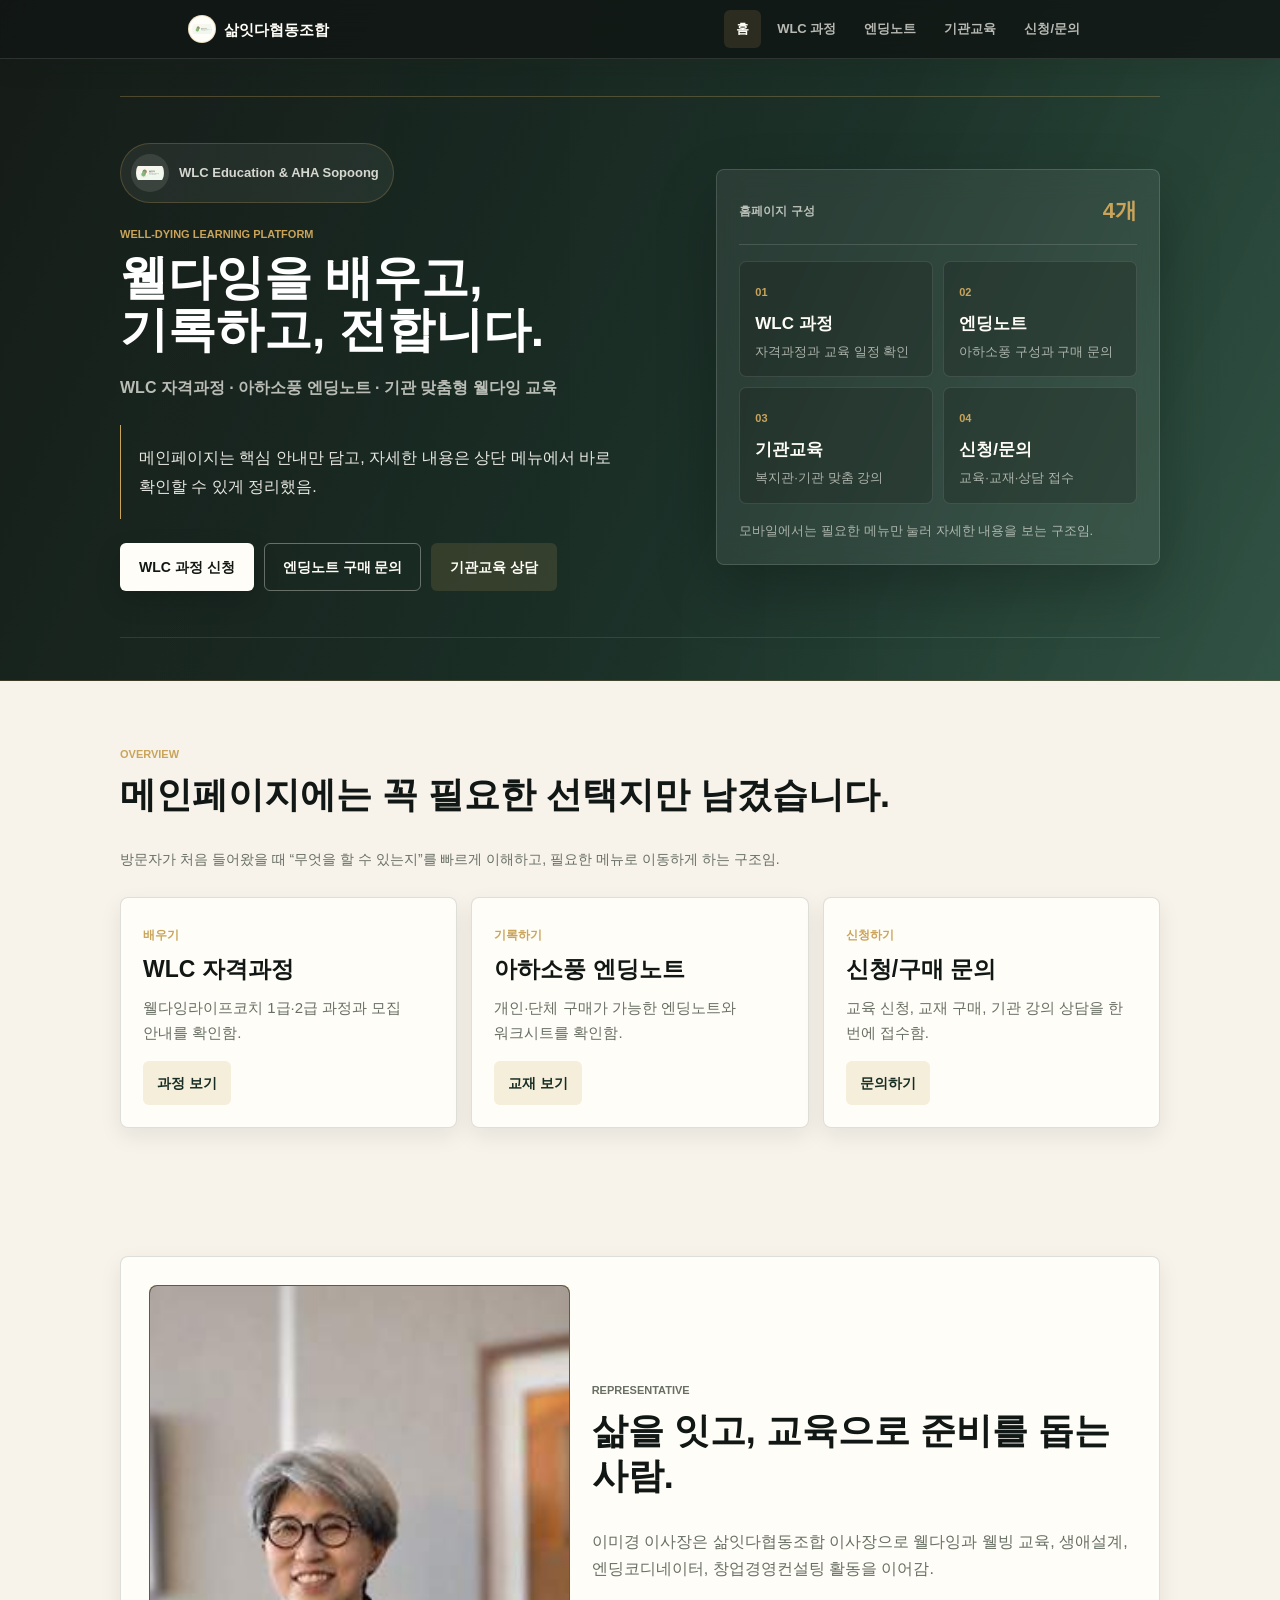
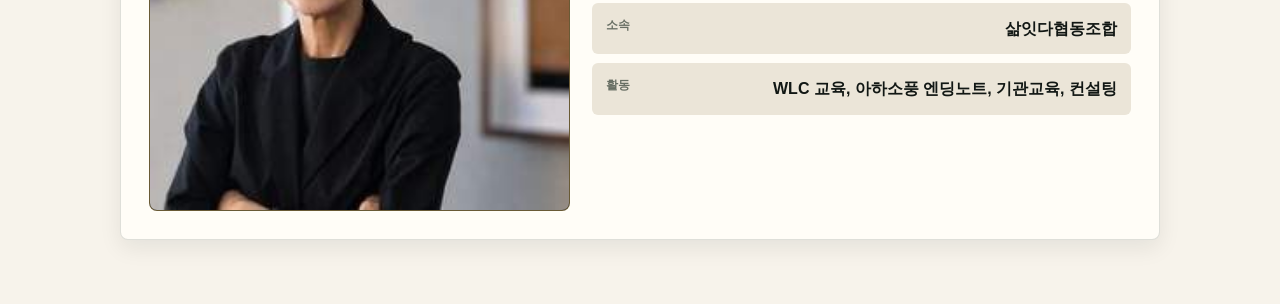
<file: index.html>
<!doctype html>
<html lang="ko">
  <head>
    <meta charset="utf-8">
    <meta name="viewport" content="width=device-width, initial-scale=1">
    <title>삶잇다협동조합 | WLC·아하소풍 공식 안내</title>
    <meta name="description" content="삶잇다협동조합의 WLC 자격과정, 아하소풍 엔딩노트, 기관 맞춤형 웰다잉 교육을 한눈에 안내합니다.">
    <meta name="keywords" content="삶잇다협동조합, WLC, 웰다잉라이프코치, 아하소풍, 엔딩노트, 웰다잉 교육">
    <meta name="robots" content="index, follow">
    <link rel="canonical" href="https://withmikyung2.github.io/">

    <meta property="og:title" content="삶잇다협동조합 | WLC·아하소풍 공식 안내">
    <meta property="og:description" content="웰다잉을 배우고, 기록하고, 전하는 삶잇다협동조합 공식 홈페이지입니다.">
    <meta property="og:type" content="website">
    <meta property="og:url" content="https://withmikyung2.github.io/">
    <meta property="og:image" content="https://withmikyung2.github.io/assets/profile-photo.jpg">

    <link rel="icon" href="assets/favicon.svg" type="image/svg+xml">
    <link rel="apple-touch-icon" href="assets/salmitda-logo.svg">
    <meta name="theme-color" content="#172d24">
    <link rel="stylesheet" href="style.css">
  </head>
  <body>
    <a class="skip-link" href="#main">본문 바로가기</a>
    <header class="site-header">
      <nav class="nav-shell" aria-label="주요 메뉴">
        <a class="brand" href="index.html">
          <img src="assets/salmitda-logo.svg" alt="" aria-hidden="true">
          <span>삶잇다협동조합</span>
        </a>
        <button class="menu-button" type="button" aria-expanded="false" aria-controls="site-menu" aria-label="메뉴 열기">
          <span></span><span></span><span></span>
        </button>
        <ul class="site-menu" id="site-menu">
          <li><a class="active" href="index.html">홈</a></li>
          <li><a href="wlc.html">WLC 과정</a></li>
          <li><a href="notebook.html">엔딩노트</a></li>
          <li><a href="education.html">기관교육</a></li>
          <li><a href="contact.html">신청/문의</a></li>
        </ul>
      </nav>
    </header>

    <main id="main">
      <section class="hero compact-hero" id="home">
        <div class="hero-inner">
          <div class="hero-copy">
            <div class="brand-lockup">
              <img src="assets/salmitda-logo.svg" alt="삶잇다협동조합">
              <span>WLC Education & AHA Sopoong</span>
            </div>
            <p class="eyebrow">Well-Dying Learning Platform</p>
            <h1>웰다잉을 배우고,<br>기록하고, 전합니다.</h1>
            <p class="hero-title">WLC 자격과정 · 아하소풍 엔딩노트 · 기관 맞춤형 웰다잉 교육</p>
            <p class="hero-message">메인페이지는 핵심 안내만 담고, 자세한 내용은 상단 메뉴에서 바로 확인할 수 있게 정리했음.</p>
            <div class="button-row">
              <a class="btn btn-primary" href="contact.html?category=WLC%20%EC%9E%90%EA%B2%A9%EA%B3%BC%EC%A0%95%20%EC%8B%A0%EC%B2%AD">WLC 과정 신청</a>
              <a class="btn btn-outline" href="contact.html?category=%EC%95%84%ED%95%98%EC%86%8C%ED%92%8D%20%EC%97%94%EB%94%A9%EB%85%B8%ED%8A%B8%20%EA%B5%AC%EB%A7%A4">엔딩노트 구매 문의</a>
              <a class="btn btn-soft" href="contact.html?category=%EA%B8%B0%EA%B4%80%20%EB%A7%9E%EC%B6%A4%ED%98%95%20%EA%B5%90%EC%9C%A1%20%EC%83%81%EB%8B%B4">기관교육 상담</a>
            </div>
          </div>

          <aside class="hero-panel" aria-label="홈페이지 이용 안내">
            <div class="panel-header">
              <span>홈페이지 구성</span>
              <strong>4개</strong>
            </div>
            <div class="panel-grid">
              <a href="wlc.html"><span>01</span><b>WLC 과정</b><p>자격과정과 교육 일정 확인</p></a>
              <a href="notebook.html"><span>02</span><b>엔딩노트</b><p>아하소풍 구성과 구매 문의</p></a>
              <a href="education.html"><span>03</span><b>기관교육</b><p>복지관·기관 맞춤 강의</p></a>
              <a href="contact.html"><span>04</span><b>신청/문의</b><p>교육·교재·상담 접수</p></a>
            </div>
            <p class="panel-note">모바일에서는 필요한 메뉴만 눌러 자세한 내용을 보는 구조임.</p>
          </aside>
        </div>
      </section>

      <section class="section home-summary">
        <div class="section-inner">
          <p class="section-label">Overview</p>
          <h2>메인페이지에는 꼭 필요한 선택지만 남겼습니다.</h2>
          <p class="section-guide">방문자가 처음 들어왔을 때 “무엇을 할 수 있는지”를 빠르게 이해하고, 필요한 메뉴로 이동하게 하는 구조임.</p>
          <div class="trust-grid">
            <article>
              <span>배우기</span>
              <h3>WLC 자격과정</h3>
              <p>웰다잉라이프코치 1급·2급 과정과 모집 안내를 확인함.</p>
              <a class="text-link" href="wlc.html">과정 보기</a>
            </article>
            <article>
              <span>기록하기</span>
              <h3>아하소풍 엔딩노트</h3>
              <p>개인·단체 구매가 가능한 엔딩노트와 워크시트를 확인함.</p>
              <a class="text-link" href="notebook.html">교재 보기</a>
            </article>
            <article>
              <span>신청하기</span>
              <h3>신청/구매 문의</h3>
              <p>교육 신청, 교재 구매, 기관 강의 상담을 한 번에 접수함.</p>
              <a class="text-link" href="contact.html">문의하기</a>
            </article>
          </div>
        </div>
      </section>

      <section class="section profile-section">
        <div class="section-inner">
          <article class="profile-card">
            <div class="profile-media">
              <img src="assets/profile-photo.jpg" alt="이미경 삶잇다협동조합 이사장 프로필 사진">
            </div>
            <div class="profile-copy">
              <p class="section-label">Representative</p>
              <h2>삶을 잇고, 교육으로 준비를 돕는 사람.</h2>
              <p>이미경 이사장은 삶잇다협동조합 이사장으로 웰다잉과 웰빙 교육, 생애설계, 엔딩코디네이터, 창업경영컨설팅 활동을 이어감.</p>
              <dl class="meta-list">
                <div><dt>소속</dt><dd>삶잇다협동조합</dd></div>
                <div><dt>활동</dt><dd>WLC 교육, 아하소풍 엔딩노트, 기관교육, 컨설팅</dd></div>
              </dl>
            </div>
          </article>
        </div>
      </section>
    </main>

    <a class="mobile-consult-button" href="contact.html">신청/구매 문의</a>
    <script src="script.js"></script>
  </body>
</html>
</file>
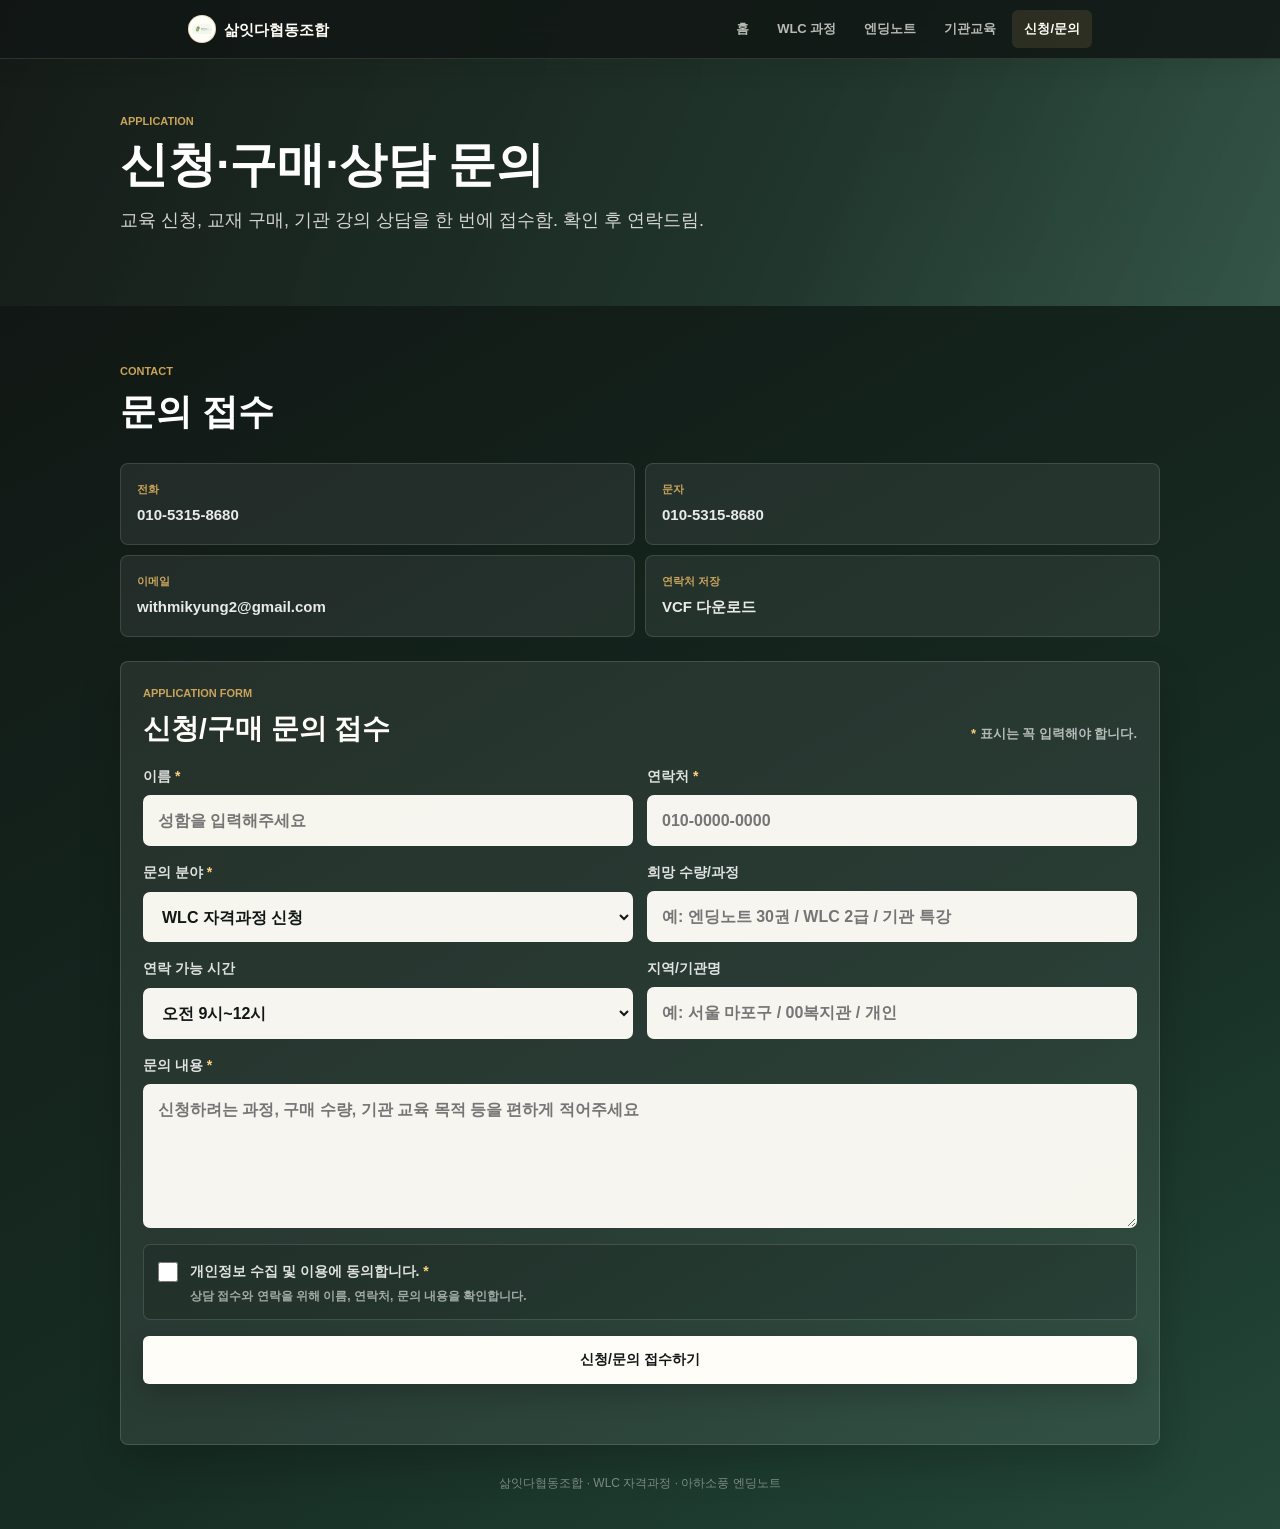
<file: contact.html>
<!doctype html>
<html lang="ko">
  <head>
    <meta charset="utf-8">
    <meta name="viewport" content="width=device-width, initial-scale=1">
    <title>신청·구매 문의 | 삶잇다협동조합</title>
    <meta name="description" content="WLC 과정 신청, 아하소풍 엔딩노트 구매, 기관교육 상담을 접수합니다.">
    <link rel="icon" href="assets/favicon.svg" type="image/svg+xml">
    <link rel="stylesheet" href="style.css">
  </head>
  <body>
    <a class="skip-link" href="#main">본문 바로가기</a>
    <header class="site-header">
      <nav class="nav-shell" aria-label="주요 메뉴">
        <a class="brand" href="index.html"><img src="assets/salmitda-logo.svg" alt="" aria-hidden="true"><span>삶잇다협동조합</span></a>
        <button class="menu-button" type="button" aria-expanded="false" aria-controls="site-menu" aria-label="메뉴 열기"><span></span><span></span><span></span></button>
        <ul class="site-menu" id="site-menu">
          <li><a href="index.html">홈</a></li>
          <li><a href="wlc.html">WLC 과정</a></li>
          <li><a href="notebook.html">엔딩노트</a></li>
          <li><a href="education.html">기관교육</a></li>
          <li><a class="active" href="contact.html">신청/문의</a></li>
        </ul>
      </nav>
    </header>
    <main id="main">
      <section class="page-hero">
        <div class="section-inner">
          <p class="section-label">Application</p>
          <h1>신청·구매·상담 문의</h1>
          <p>교육 신청, 교재 구매, 기관 강의 상담을 한 번에 접수함. 확인 후 연락드림.</p>
        </div>
      </section>

      <section class="contact-section" id="contact">
        <div class="section-inner">
          <p class="section-label">Contact</p>
          <h2>문의 접수</h2>
          <div class="contact-grid">
            <a href="tel:+821053158680"><span>전화</span><strong>010-5315-8680</strong></a>
            <a href="sms:+821053158680"><span>문자</span><strong>010-5315-8680</strong></a>
            <a href="mailto:withmikyung2@gmail.com?subject=%EC%82%B6%EC%9E%87%EB%8B%A4%20WLC%20%EB%B0%8F%20%EC%95%84%ED%95%98%EC%86%8C%ED%92%8D%20%EB%AC%B8%EC%9D%98"><span>이메일</span><strong>withmikyung2@gmail.com</strong></a>
            <a href="contact.vcf" download><span>연락처 저장</span><strong>VCF 다운로드</strong></a>
          </div>

          <form class="inquiry-form" id="inquiry-form" aria-labelledby="inquiry-form-title">
            <div class="form-heading">
              <div>
                <p class="section-label">Application Form</p>
                <h3 id="inquiry-form-title">신청/구매 문의 접수</h3>
              </div>
              <p><span class="required-mark">*</span> 표시는 꼭 입력해야 합니다.</p>
            </div>

            <div class="form-grid">
              <label class="form-field" for="inquiry-name">
                <span>이름 <b aria-hidden="true">*</b></span>
                <input id="inquiry-name" name="name" type="text" autocomplete="name" required placeholder="성함을 입력해주세요">
              </label>
              <label class="form-field" for="inquiry-phone">
                <span>연락처 <b aria-hidden="true">*</b></span>
                <input id="inquiry-phone" name="phone" type="tel" autocomplete="tel" required placeholder="010-0000-0000">
              </label>
              <label class="form-field" for="inquiry-category">
                <span>문의 분야 <b aria-hidden="true">*</b></span>
                <select id="inquiry-category" name="category" required>
                  <option value="WLC 자격과정 신청">WLC 자격과정 신청</option>
                  <option value="WLC 2급 과정 신청">WLC 2급 과정 신청</option>
                  <option value="WLC 1급 과정 상담">WLC 1급 과정 상담</option>
                  <option value="아하소풍 엔딩노트 구매">아하소풍 엔딩노트 구매</option>
                  <option value="기관·단체 교재 납품 문의">기관·단체 교재 납품 문의</option>
                  <option value="기관 맞춤형 교육 상담">기관 맞춤형 교육 상담</option>
                  <option value="일반 상담 문의">일반 상담 문의</option>
                </select>
              </label>
              <label class="form-field" for="inquiry-quantity">
                <span>희망 수량/과정</span>
                <input id="inquiry-quantity" name="quantity" type="text" placeholder="예: 엔딩노트 30권 / WLC 2급 / 기관 특강">
              </label>
              <label class="form-field" for="inquiry-time">
                <span>연락 가능 시간</span>
                <select id="inquiry-time" name="availableTime">
                  <option value="오전 9시~12시">오전 9시~12시</option>
                  <option value="오후 1시~5시">오후 1시~5시</option>
                  <option value="저녁 6시~8시">저녁 6시~8시</option>
                  <option value="언제든 가능">언제든 가능</option>
                </select>
              </label>
              <label class="form-field" for="inquiry-region">
                <span>지역/기관명</span>
                <input id="inquiry-region" name="region" type="text" placeholder="예: 서울 마포구 / 00복지관 / 개인">
              </label>
              <label class="form-field form-field-wide" for="inquiry-message">
                <span>문의 내용 <b aria-hidden="true">*</b></span>
                <textarea id="inquiry-message" name="message" rows="5" required placeholder="신청하려는 과정, 구매 수량, 기관 교육 목적 등을 편하게 적어주세요"></textarea>
              </label>
            </div>

            <label class="privacy-check" for="privacy-agree">
              <input id="privacy-agree" name="privacyAgree" type="checkbox" required>
              <span>개인정보 수집 및 이용에 동의합니다. <b aria-hidden="true">*</b><small>상담 접수와 연락을 위해 이름, 연락처, 문의 내용을 확인합니다.</small></span>
            </label>
            <button class="btn btn-primary form-submit" type="submit">신청/문의 접수하기</button>
            <p class="form-status" id="form-status" role="status" aria-live="polite"></p>
          </form>
          <p class="copyright">삶잇다협동조합 · WLC 자격과정 · 아하소풍 엔딩노트</p>
        </div>
      </section>
    </main>
    <script src="script.js"></script>
  </body>
</html>
</file>
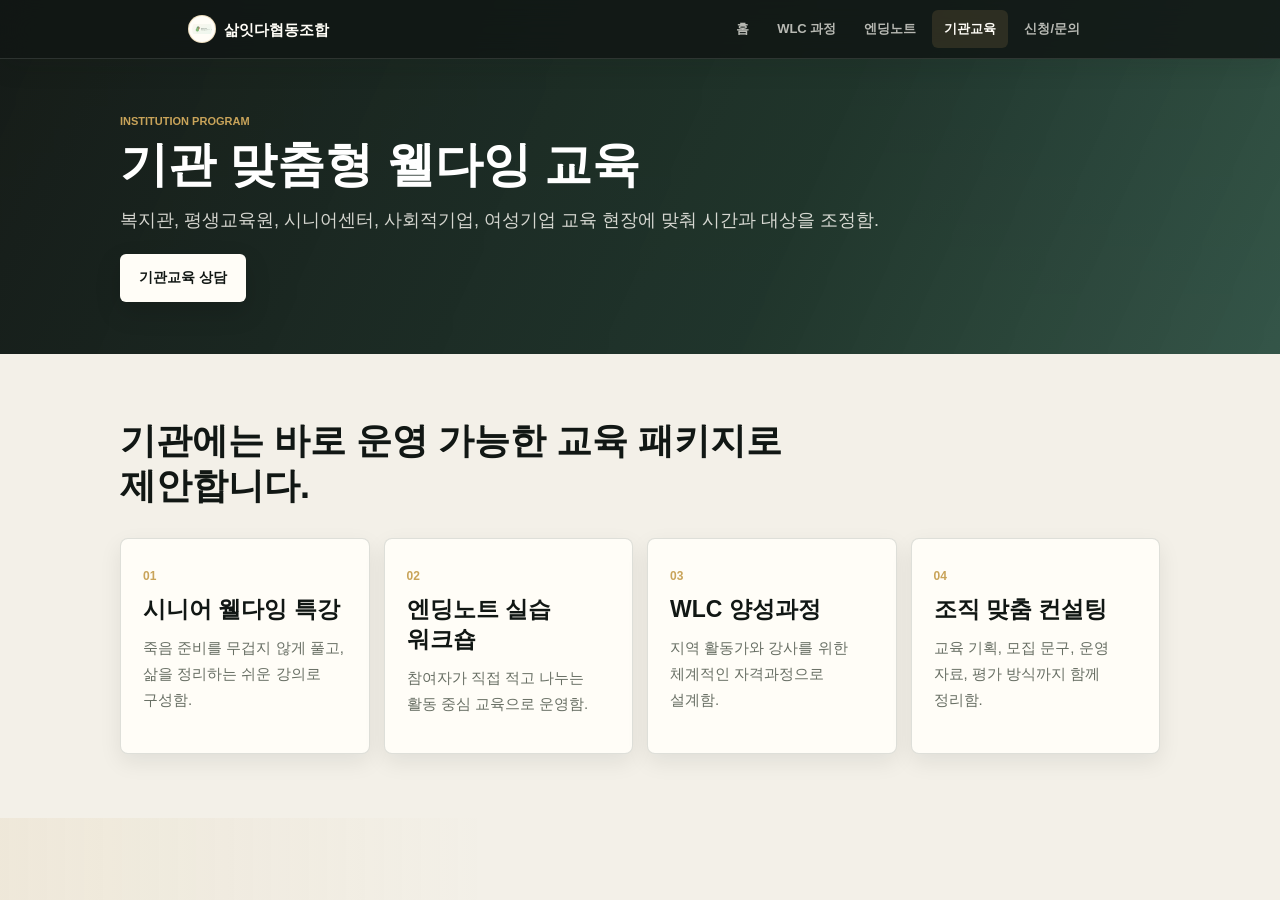
<file: education.html>
<!doctype html>
<html lang="ko">
  <head>
    <meta charset="utf-8">
    <meta name="viewport" content="width=device-width, initial-scale=1">
    <title>기관 맞춤형 웰다잉 교육 | 삶잇다협동조합</title>
    <meta name="description" content="복지관, 평생교육원, 시니어센터, 기관을 위한 웰다잉 교육과 엔딩노트 실습 워크숍 안내입니다.">
    <link rel="icon" href="assets/favicon.svg" type="image/svg+xml">
    <link rel="stylesheet" href="style.css">
  </head>
  <body>
    <a class="skip-link" href="#main">본문 바로가기</a>
    <header class="site-header">
      <nav class="nav-shell" aria-label="주요 메뉴">
        <a class="brand" href="index.html"><img src="assets/salmitda-logo.svg" alt="" aria-hidden="true"><span>삶잇다협동조합</span></a>
        <button class="menu-button" type="button" aria-expanded="false" aria-controls="site-menu" aria-label="메뉴 열기"><span></span><span></span><span></span></button>
        <ul class="site-menu" id="site-menu">
          <li><a href="index.html">홈</a></li>
          <li><a href="wlc.html">WLC 과정</a></li>
          <li><a href="notebook.html">엔딩노트</a></li>
          <li><a class="active" href="education.html">기관교육</a></li>
          <li><a href="contact.html">신청/문의</a></li>
        </ul>
      </nav>
    </header>
    <main id="main">
      <section class="page-hero">
        <div class="section-inner">
          <p class="section-label">Institution Program</p>
          <h1>기관 맞춤형 웰다잉 교육</h1>
          <p>복지관, 평생교육원, 시니어센터, 사회적기업, 여성기업 교육 현장에 맞춰 시간과 대상을 조정함.</p>
          <div class="button-row">
            <a class="btn btn-primary" href="contact.html?category=%EA%B8%B0%EA%B4%80%20%EB%A7%9E%EC%B6%A4%ED%98%95%20%EA%B5%90%EC%9C%A1%20%EC%83%81%EB%8B%B4">기관교육 상담</a>
          </div>
        </div>
      </section>

      <section class="section education-section">
        <div class="section-inner">
          <h2>기관에는 바로 운영 가능한 교육 패키지로 제안합니다.</h2>
          <div class="package-grid">
            <article><span>01</span><h3>시니어 웰다잉 특강</h3><p>죽음 준비를 무겁지 않게 풀고, 삶을 정리하는 쉬운 강의로 구성함.</p></article>
            <article><span>02</span><h3>엔딩노트 실습 워크숍</h3><p>참여자가 직접 적고 나누는 활동 중심 교육으로 운영함.</p></article>
            <article><span>03</span><h3>WLC 양성과정</h3><p>지역 활동가와 강사를 위한 체계적인 자격과정으로 설계함.</p></article>
            <article><span>04</span><h3>조직 맞춤 컨설팅</h3><p>교육 기획, 모집 문구, 운영 자료, 평가 방식까지 함께 정리함.</p></article>
          </div>
        </div>
      </section>
    </main>
    <a class="mobile-consult-button" href="contact.html?category=%EA%B8%B0%EA%B4%80%20%EB%A7%9E%EC%B6%A4%ED%98%95%20%EA%B5%90%EC%9C%A1%20%EC%83%81%EB%8B%B4">기관교육 상담</a>
    <script src="script.js"></script>
  </body>
</html>
</file>
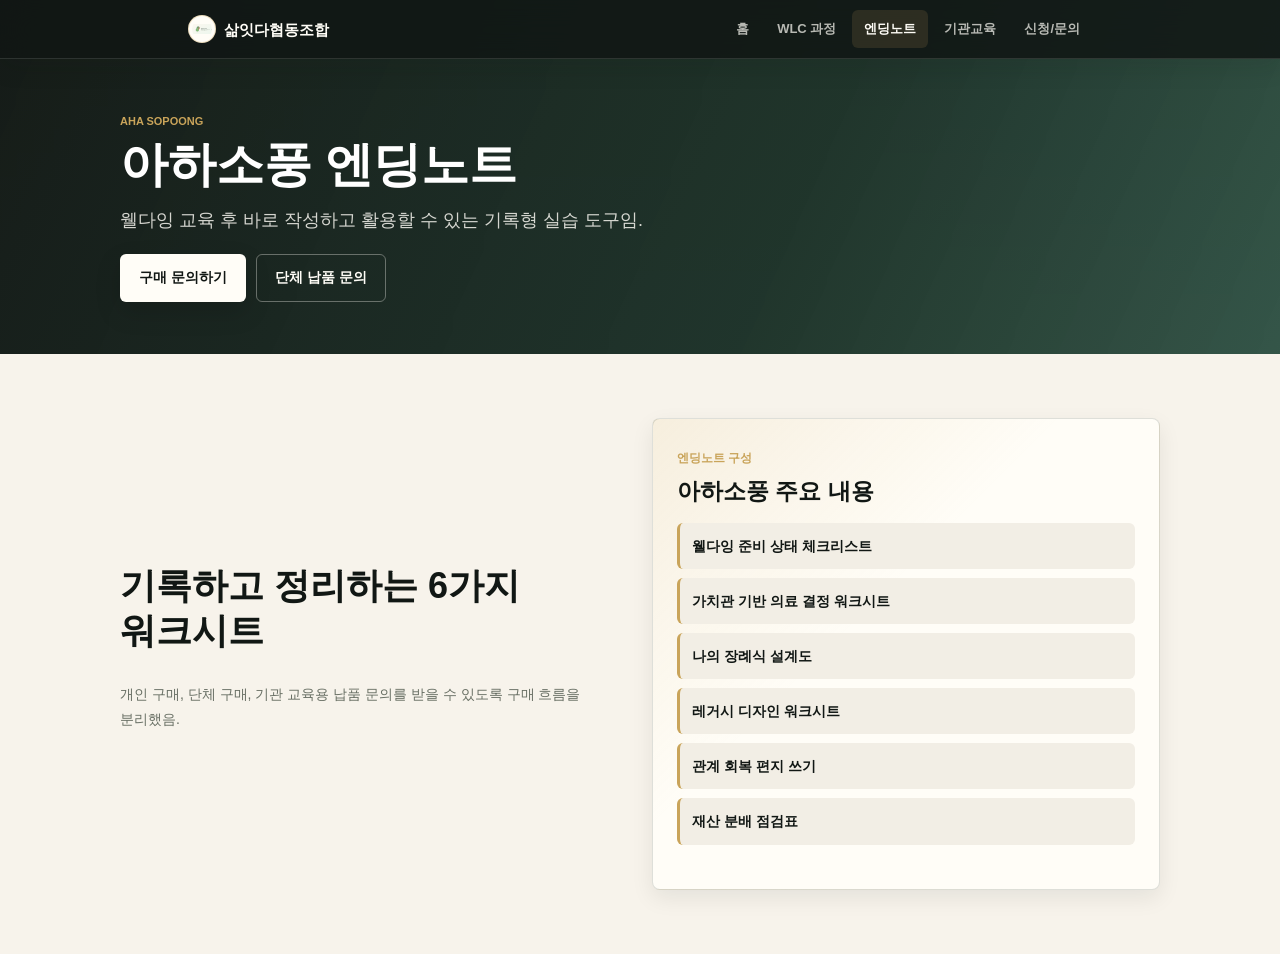
<file: notebook.html>
<!doctype html>
<html lang="ko">
  <head>
    <meta charset="utf-8">
    <meta name="viewport" content="width=device-width, initial-scale=1">
    <title>아하소풍 엔딩노트 | 삶잇다협동조합</title>
    <meta name="description" content="아하소풍 엔딩노트 구성과 개인·단체 구매 문의 안내입니다.">
    <link rel="icon" href="assets/favicon.svg" type="image/svg+xml">
    <link rel="stylesheet" href="style.css">
  </head>
  <body>
    <a class="skip-link" href="#main">본문 바로가기</a>
    <header class="site-header">
      <nav class="nav-shell" aria-label="주요 메뉴">
        <a class="brand" href="index.html"><img src="assets/salmitda-logo.svg" alt="" aria-hidden="true"><span>삶잇다협동조합</span></a>
        <button class="menu-button" type="button" aria-expanded="false" aria-controls="site-menu" aria-label="메뉴 열기"><span></span><span></span><span></span></button>
        <ul class="site-menu" id="site-menu">
          <li><a href="index.html">홈</a></li>
          <li><a href="wlc.html">WLC 과정</a></li>
          <li><a class="active" href="notebook.html">엔딩노트</a></li>
          <li><a href="education.html">기관교육</a></li>
          <li><a href="contact.html">신청/문의</a></li>
        </ul>
      </nav>
    </header>
    <main id="main">
      <section class="page-hero">
        <div class="section-inner">
          <p class="section-label">AHA Sopoong</p>
          <h1>아하소풍 엔딩노트</h1>
          <p>웰다잉 교육 후 바로 작성하고 활용할 수 있는 기록형 실습 도구임.</p>
          <div class="button-row">
            <a class="btn btn-primary" href="contact.html?category=%EC%95%84%ED%95%98%EC%86%8C%ED%92%8D%20%EC%97%94%EB%94%A9%EB%85%B8%ED%8A%B8%20%EA%B5%AC%EB%A7%A4">구매 문의하기</a>
            <a class="btn btn-outline" href="contact.html?category=%EA%B8%B0%EA%B4%80%C2%B7%EB%8B%A8%EC%B2%B4%20%EA%B5%90%EC%9E%AC%20%EB%82%A9%ED%92%88%20%EB%AC%B8%EC%9D%98">단체 납품 문의</a>
          </div>
        </div>
      </section>

      <section class="section notebook-section">
        <div class="section-inner split-section">
          <div>
            <h2>기록하고 정리하는 6가지 워크시트</h2>
            <p class="section-guide">개인 구매, 단체 구매, 기관 교육용 납품 문의를 받을 수 있도록 구매 흐름을 분리했음.</p>
          </div>
          <div class="product-card">
            <span>엔딩노트 구성</span>
            <h3>아하소풍 주요 내용</h3>
            <ul class="check-list">
              <li>웰다잉 준비 상태 체크리스트</li>
              <li>가치관 기반 의료 결정 워크시트</li>
              <li>나의 장례식 설계도</li>
              <li>레거시 디자인 워크시트</li>
              <li>관계 회복 편지 쓰기</li>
              <li>재산 분배 점검표</li>
            </ul>
          </div>
        </div>
      </section>
    </main>
    <a class="mobile-consult-button" href="contact.html?category=%EC%95%84%ED%95%98%EC%86%8C%ED%92%8D%20%EC%97%94%EB%94%A9%EB%85%B8%ED%8A%B8%20%EA%B5%AC%EB%A7%A4">구매 문의</a>
    <script src="script.js"></script>
  </body>
</html>
</file>
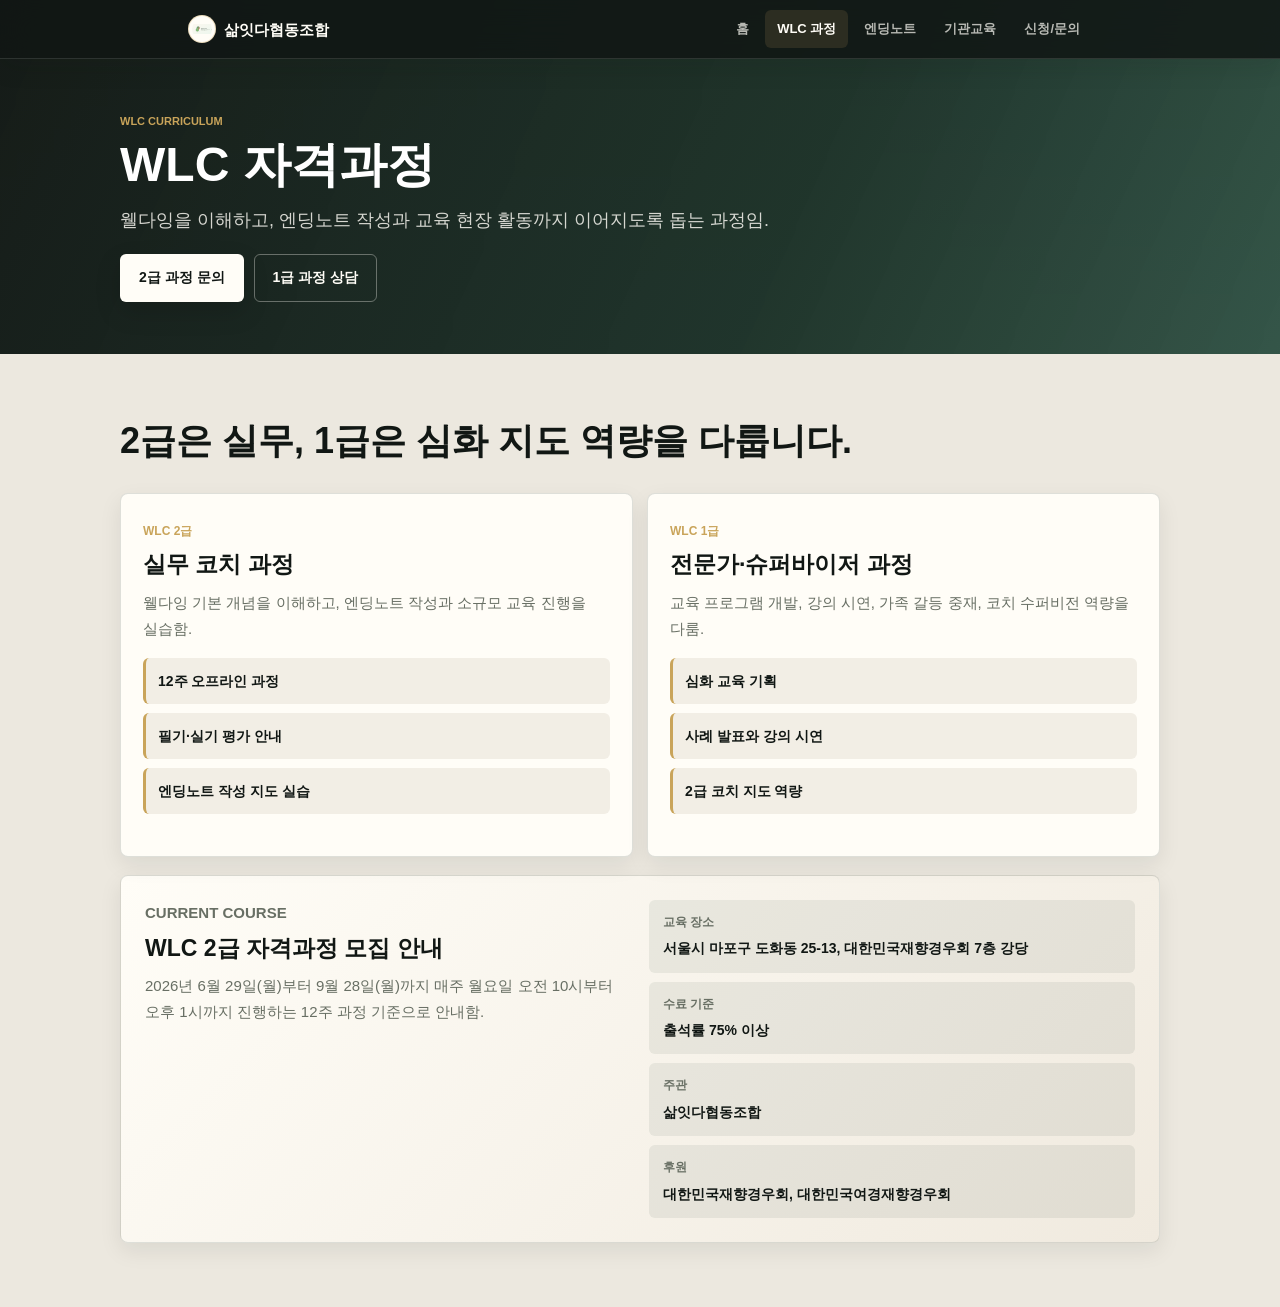
<file: wlc.html>
<!doctype html>
<html lang="ko">
  <head>
    <meta charset="utf-8">
    <meta name="viewport" content="width=device-width, initial-scale=1">
    <title>WLC 자격과정 | 삶잇다협동조합</title>
    <meta name="description" content="삶잇다협동조합 WLC 웰다잉라이프코치 1급·2급 자격과정 안내입니다.">
    <link rel="icon" href="assets/favicon.svg" type="image/svg+xml">
    <link rel="stylesheet" href="style.css">
  </head>
  <body>
    <a class="skip-link" href="#main">본문 바로가기</a>
    <header class="site-header">
      <nav class="nav-shell" aria-label="주요 메뉴">
        <a class="brand" href="index.html"><img src="assets/salmitda-logo.svg" alt="" aria-hidden="true"><span>삶잇다협동조합</span></a>
        <button class="menu-button" type="button" aria-expanded="false" aria-controls="site-menu" aria-label="메뉴 열기"><span></span><span></span><span></span></button>
        <ul class="site-menu" id="site-menu">
          <li><a href="index.html">홈</a></li>
          <li><a class="active" href="wlc.html">WLC 과정</a></li>
          <li><a href="notebook.html">엔딩노트</a></li>
          <li><a href="education.html">기관교육</a></li>
          <li><a href="contact.html">신청/문의</a></li>
        </ul>
      </nav>
    </header>
    <main id="main">
      <section class="page-hero">
        <div class="section-inner">
          <p class="section-label">WLC Curriculum</p>
          <h1>WLC 자격과정</h1>
          <p>웰다잉을 이해하고, 엔딩노트 작성과 교육 현장 활동까지 이어지도록 돕는 과정임.</p>
          <div class="button-row">
            <a class="btn btn-primary" href="contact.html?category=WLC%202%EA%B8%89%20%EA%B3%BC%EC%A0%95%20%EC%8B%A0%EC%B2%AD">2급 과정 문의</a>
            <a class="btn btn-outline" href="contact.html?category=WLC%201%EA%B8%89%20%EA%B3%BC%EC%A0%95%20%EC%83%81%EB%8B%B4">1급 과정 상담</a>
          </div>
        </div>
      </section>

      <section class="section services-section">
        <div class="section-inner">
          <h2>2급은 실무, 1급은 심화 지도 역량을 다룹니다.</h2>
          <div class="program-grid">
            <article class="program-card">
              <span>WLC 2급</span>
              <h3>실무 코치 과정</h3>
              <p>웰다잉 기본 개념을 이해하고, 엔딩노트 작성과 소규모 교육 진행을 실습함.</p>
              <ul>
                <li>12주 오프라인 과정</li>
                <li>필기·실기 평가 안내</li>
                <li>엔딩노트 작성 지도 실습</li>
              </ul>
            </article>
            <article class="program-card">
              <span>WLC 1급</span>
              <h3>전문가·슈퍼바이저 과정</h3>
              <p>교육 프로그램 개발, 강의 시연, 가족 갈등 중재, 코치 수퍼비전 역량을 다룸.</p>
              <ul>
                <li>심화 교육 기획</li>
                <li>사례 발표와 강의 시연</li>
                <li>2급 코치 지도 역량</li>
              </ul>
            </article>
          </div>
          <div class="schedule-card">
            <div>
              <p class="section-label">Current Course</p>
              <h3>WLC 2급 자격과정 모집 안내</h3>
              <p>2026년 6월 29일(월)부터 9월 28일(월)까지 매주 월요일 오전 10시부터 오후 1시까지 진행하는 12주 과정 기준으로 안내함.</p>
            </div>
            <dl>
              <div><dt>교육 장소</dt><dd>서울시 마포구 도화동 25-13, 대한민국재향경우회 7층 강당</dd></div>
              <div><dt>수료 기준</dt><dd>출석률 75% 이상</dd></div>
              <div><dt>주관</dt><dd>삶잇다협동조합</dd></div>
              <div><dt>후원</dt><dd>대한민국재향경우회, 대한민국여경재향경우회</dd></div>
            </dl>
          </div>
        </div>
      </section>
    </main>
    <a class="mobile-consult-button" href="contact.html?category=WLC%20%EC%9E%90%EA%B2%A9%EA%B3%BC%EC%A0%95%20%EC%8B%A0%EC%B2%AD">WLC 문의</a>
    <script src="script.js"></script>
  </body>
</html>
</file>
<file: style.css>
:root {
  color-scheme: light;
  --bg: #f3f0e8;
  --surface: #fffdf7;
  --surface-2: #ebe5d8;
  --ink: #172d24;
  --muted: #686f64;
  --green: #172d24;
  --green-2: #24483a;
  --sage: #dfeadc;
  --gold: #c9a45a;
  --coral: #d98265;
  --charcoal: #111714;
  --line: rgba(23, 45, 36, 0.14);
  --line-dark: rgba(255, 253, 247, 0.14);
  --shadow: 0 18px 44px rgba(17, 23, 20, 0.13);
  --shadow-soft: 0 8px 22px rgba(17, 23, 20, 0.08);
  --radius: 8px;
  --max: 1040px;
}

* {
  box-sizing: border-box;
}

html {
  scroll-behavior: smooth;
}

body {
  margin: 0;
  min-width: 320px;
  overflow-x: hidden;
  background: var(--bg);
  color: var(--ink);
  font-family: -apple-system, BlinkMacSystemFont, "Apple SD Gothic Neo", "Noto Sans KR", "Segoe UI", sans-serif;
  line-height: 1.72;
  letter-spacing: 0;
  word-break: keep-all;
}

body::before {
  content: "";
  position: fixed;
  inset: 0;
  z-index: -1;
  pointer-events: none;
  background:
    linear-gradient(90deg, rgba(201, 164, 90, 0.1), transparent 38%),
    linear-gradient(180deg, rgba(23, 45, 36, 0.05), transparent 34%);
}

a {
  color: inherit;
}

img {
  display: block;
  max-width: 100%;
}

.skip-link {
  position: fixed;
  top: -60px;
  left: 12px;
  z-index: 1000;
  padding: 10px 14px;
  border-radius: var(--radius);
  background: #fff;
  color: var(--ink);
}

.skip-link:focus {
  top: 12px;
}

.site-header {
  position: fixed;
  inset: 0 0 auto;
  z-index: 50;
  border-bottom: 1px solid rgba(255, 253, 247, 0.12);
  background: rgba(17, 23, 20, 0.86);
  backdrop-filter: blur(16px);
  box-shadow: 0 8px 24px rgba(17, 23, 20, 0.12);
}

.nav-shell {
  width: min(100%, 940px);
  height: 58px;
  margin: 0 auto;
  padding: 0 18px;
  display: flex;
  align-items: center;
  justify-content: space-between;
  gap: 18px;
}

.brand {
  display: inline-flex;
  align-items: center;
  gap: 8px;
  color: var(--surface);
  text-decoration: none;
  font-size: 15px;
  font-weight: 900;
  line-height: 1;
}

.brand img {
  width: 28px;
  height: 28px;
  padding: 3px;
  border: 1px solid rgba(201, 164, 90, 0.36);
  border-radius: 50%;
  background: var(--surface);
  object-fit: contain;
}

.menu-button {
  width: 44px;
  height: 44px;
  border: 0;
  border-radius: var(--radius);
  display: grid;
  place-content: center;
  gap: 4px;
  background: rgba(255, 253, 247, 0.1);
  cursor: pointer;
}

.menu-button span {
  width: 18px;
  height: 2px;
  display: block;
  border-radius: 2px;
  background: var(--surface);
}

.site-menu {
  position: fixed;
  left: 14px;
  right: 14px;
  top: 70px;
  display: none;
  margin: 0;
  padding: 8px;
  list-style: none;
  border: 1px solid var(--line-dark);
  border-radius: var(--radius);
  background: rgba(17, 23, 20, 0.97);
  box-shadow: 0 18px 42px rgba(0, 0, 0, 0.32);
}

.site-menu.is-open {
  display: grid;
}

.site-menu a {
  min-height: 44px;
  padding: 10px 14px;
  border-radius: 6px;
  display: flex;
  align-items: center;
  color: rgba(255, 253, 247, 0.7);
  text-decoration: none;
  font-size: 14px;
  font-weight: 800;
}

.site-menu a:hover,
.site-menu a:focus,
.site-menu a.active {
  background: rgba(201, 164, 90, 0.14);
  color: var(--surface);
}

.hero {
  min-height: 100svh;
  padding: 96px 20px 58px;
  display: flex;
  align-items: center;
  justify-content: center;
  background:
    linear-gradient(115deg, rgba(17, 23, 20, 0.98), rgba(23, 45, 36, 0.98) 58%, rgba(36, 72, 58, 0.94)),
    linear-gradient(90deg, rgba(201, 164, 90, 0.18), transparent);
  border-bottom: 1px solid rgba(201, 164, 90, 0.22);
}

.compact-hero {
  min-height: auto;
  padding-bottom: 42px;
}

.page-hero {
  padding: 112px 20px 52px;
  background:
    linear-gradient(115deg, rgba(17, 23, 20, 0.98), rgba(23, 45, 36, 0.96) 62%, rgba(36, 72, 58, 0.92)),
    linear-gradient(90deg, rgba(201, 164, 90, 0.16), transparent);
  color: var(--surface);
}

.page-hero h1 {
  max-width: 820px;
  margin-bottom: 14px;
}

.page-hero p:not(.section-label) {
  max-width: 760px;
  color: rgba(255, 253, 247, 0.82);
  font-size: 18px;
}

.hero-inner {
  width: min(100%, var(--max));
  display: grid;
  gap: 28px;
  padding: 34px 0;
  border-top: 1px solid rgba(201, 164, 90, 0.3);
  border-bottom: 1px solid rgba(255, 253, 247, 0.1);
}

.hero-copy {
  min-width: 0;
}

.brand-lockup {
  width: fit-content;
  max-width: 100%;
  margin-bottom: 22px;
  padding: 10px 14px 10px 10px;
  border: 1px solid rgba(201, 164, 90, 0.26);
  border-radius: 999px;
  display: inline-flex;
  align-items: center;
  gap: 10px;
  background: rgba(255, 253, 247, 0.06);
  color: rgba(255, 253, 247, 0.82);
  font-size: 13px;
  font-weight: 900;
}

.brand-lockup img {
  width: 38px;
  height: 38px;
  padding: 5px;
  border-radius: 50%;
  background: rgba(255, 253, 247, 0.1);
  object-fit: contain;
}

.eyebrow,
.section-label {
  margin: 0 0 8px;
  color: var(--gold);
  font-size: 11px;
  font-weight: 900;
  letter-spacing: 0;
  text-transform: uppercase;
}

h1,
h2,
h3,
p {
  margin-top: 0;
}

h1 {
  margin-bottom: 18px;
  color: #fff;
  font-size: 48px;
  font-weight: 900;
  letter-spacing: 0;
  line-height: 1.08;
}

.hero-title {
  margin-bottom: 8px;
  color: rgba(255, 253, 247, 0.7);
  font-weight: 800;
}

.hero-message {
  width: 100%;
  max-width: 620px;
  margin: 24px 0;
  padding: 18px 0 18px 18px;
  border-left: 1px solid var(--gold);
  color: rgba(255, 253, 247, 0.9);
  font-size: 16px;
  line-height: 1.82;
  overflow-wrap: anywhere;
}

.button-row {
  display: flex;
  flex-wrap: wrap;
  justify-content: flex-start;
  gap: 10px;
  width: 100%;
}

.button-row.center {
  justify-content: center;
  margin-top: 22px;
}

.btn {
  min-height: 48px;
  padding: 12px 18px;
  border: 1px solid transparent;
  border-radius: 6px;
  display: inline-flex;
  align-items: center;
  justify-content: center;
  color: inherit;
  text-decoration: none;
  font-size: 14px;
  font-weight: 900;
  line-height: 1.35;
  text-align: center;
  transition: transform 0.2s ease, box-shadow 0.2s ease, background 0.2s ease;
}

.btn:hover,
.btn:focus {
  transform: translateY(-2px);
}

.btn-primary {
  background: var(--surface);
  color: var(--charcoal);
  box-shadow: 0 10px 24px rgba(0, 0, 0, 0.18);
}

.btn-outline {
  border-color: rgba(255, 253, 247, 0.34);
  background: transparent;
  color: var(--surface);
}

.btn-outline.dark {
  border-color: rgba(255, 253, 247, 0.34);
  color: var(--surface);
}

.btn-outline.dark-on-light {
  border-color: rgba(23, 45, 36, 0.24);
  color: var(--green);
}

.btn-soft {
  background: rgba(201, 164, 90, 0.16);
  color: var(--surface);
}

.hero-panel {
  max-width: 100%;
  padding: 22px;
  border: 1px solid rgba(255, 253, 247, 0.14);
  border-radius: var(--radius);
  overflow: hidden;
  background: rgba(255, 253, 247, 0.07);
  box-shadow: 0 24px 60px rgba(0, 0, 0, 0.24);
  backdrop-filter: blur(14px);
}

.panel-header {
  padding-bottom: 14px;
  border-bottom: 1px solid rgba(255, 253, 247, 0.14);
  display: flex;
  align-items: center;
  justify-content: space-between;
  gap: 18px;
  color: rgba(255, 253, 247, 0.68);
  font-size: 12px;
  font-weight: 900;
}

.panel-header strong {
  color: var(--gold);
  font-size: 22px;
}

.panel-grid {
  display: grid;
  gap: 10px;
  margin-top: 16px;
}

.panel-grid div {
  padding: 15px;
  border: 1px solid rgba(255, 253, 247, 0.11);
  border-radius: 7px;
  background: rgba(17, 23, 20, 0.24);
}

.panel-grid a {
  padding: 15px;
  border: 1px solid rgba(255, 253, 247, 0.11);
  border-radius: 7px;
  display: block;
  background: rgba(17, 23, 20, 0.24);
  text-decoration: none;
}

.panel-grid span {
  color: var(--gold);
  font-size: 11px;
  font-weight: 900;
}

.panel-grid b {
  display: block;
  margin-top: 4px;
  color: var(--surface);
  font-size: 17px;
}

.panel-grid p {
  margin: 4px 0 0;
  color: rgba(255, 253, 247, 0.62);
  font-size: 13px;
  line-height: 1.5;
}

.panel-note {
  margin: 16px 0 0;
  color: rgba(255, 253, 247, 0.6);
  font-size: 13px;
}

.section {
  padding: 64px 20px;
}

.section-inner {
  width: min(100%, var(--max));
  margin: 0 auto;
}

.section h2,
.cta-card h2,
.contact-section h2 {
  color: var(--charcoal);
  font-size: 36px;
  line-height: 1.25;
  max-width: 780px;
}

.section-guide {
  max-width: 680px;
  color: var(--muted);
  font-size: 14px;
}

.trust-section,
.notebook-section {
  background: #f7f3eb;
}

.education-section {
  background: var(--bg);
}

.trust-grid,
.program-grid,
.package-grid {
  display: grid;
  gap: 14px;
  margin-top: 26px;
}

.trust-grid article,
.program-card,
.product-card,
.package-grid article,
.schedule-card {
  min-width: 0;
  border: 1px solid var(--line);
  border-radius: var(--radius);
  background: var(--surface);
  box-shadow: var(--shadow-soft);
}

.trust-grid article,
.program-card,
.product-card,
.package-grid article {
  padding: 22px;
}

.trust-grid span,
.program-card span,
.product-card span,
.package-grid span {
  color: var(--gold);
  font-size: 12px;
  font-weight: 900;
}

.trust-grid h3,
.program-card h3,
.product-card h3,
.package-grid h3,
.schedule-card h3 {
  margin: 7px 0 10px;
  color: var(--charcoal);
  font-size: 23px;
  line-height: 1.3;
}

.trust-grid p,
.program-card p,
.product-card p,
.package-grid p,
.schedule-card p {
  color: var(--muted);
  font-size: 15px;
}

.trust-grid b {
  display: block;
  padding-top: 12px;
  border-top: 1px solid var(--line);
  color: var(--green);
  font-size: 14px;
}

.program-card ul,
.check-list {
  display: grid;
  gap: 9px;
  margin: 16px 0 20px;
  padding: 0;
  list-style: none;
}

.program-card li,
.check-list li {
  padding: 11px 12px;
  border-left: 3px solid var(--gold);
  border-radius: 6px;
  background: #f2eee5;
  color: var(--charcoal);
  font-size: 14px;
  font-weight: 800;
}

.schedule-card {
  display: grid;
  gap: 18px;
  margin-top: 18px;
  padding: 24px;
  background: linear-gradient(135deg, var(--surface), #f0eadf);
}

.schedule-card dl {
  display: grid;
  gap: 9px;
  margin: 0;
}

.schedule-card dl div {
  min-width: 0;
  padding: 12px 14px;
  border-radius: 6px;
  display: grid;
  gap: 4px;
  background: rgba(23, 45, 36, 0.07);
}

.schedule-card dt {
  color: var(--muted);
  font-size: 12px;
  font-weight: 900;
}

.schedule-card dd {
  margin: 0;
  color: var(--charcoal);
  font-size: 14px;
  font-weight: 900;
  overflow-wrap: anywhere;
}

.split-section {
  display: grid;
  gap: 24px;
  align-items: center;
}

.product-card {
  padding: 24px;
  background:
    linear-gradient(135deg, rgba(201, 164, 90, 0.16), transparent 42%),
    var(--surface);
}

.services-section {
  background: #ece8df;
}

.home-summary {
  background: #f7f3eb;
}

.service-grid {
  display: grid;
  gap: 12px;
  margin-top: 26px;
}

.service-grid article {
  min-height: 176px;
  padding: 20px;
  border: 1px solid var(--line);
  border-radius: var(--radius);
  background: var(--surface);
  box-shadow: var(--shadow-soft);
}

.service-grid span {
  color: var(--gold);
  font-size: 12px;
  font-weight: 900;
}

.service-grid h3 {
  margin: 6px 0 8px;
  color: var(--charcoal);
  font-size: 18px;
}

.service-grid p {
  margin: 0;
  color: var(--muted);
  font-size: 14px;
}

.service-tabs {
  margin-top: 26px;
}

.tab-list {
  display: grid;
  grid-template-columns: repeat(2, minmax(0, 1fr));
  gap: 8px;
  margin-bottom: 12px;
}

.tab-button {
  min-height: 48px;
  padding: 10px 12px;
  border: 1px solid var(--line);
  border-radius: 6px;
  background: rgba(255, 253, 247, 0.72);
  color: var(--green);
  font: inherit;
  font-size: 14px;
  font-weight: 900;
  line-height: 1.3;
  cursor: pointer;
  transition: background 0.2s ease, border-color 0.2s ease, color 0.2s ease;
}

.tab-button:hover,
.tab-button:focus {
  border-color: rgba(201, 164, 90, 0.58);
  outline: none;
}

.tab-button.active {
  border-color: var(--green);
  background: var(--green);
  color: var(--surface);
}

.tab-panels {
  border: 1px solid var(--line);
  border-radius: var(--radius);
  background: var(--surface);
  box-shadow: var(--shadow-soft);
}

.tab-panel {
  min-height: 230px;
  padding: 24px;
}

.tab-panel span {
  color: var(--gold);
  font-size: 13px;
  font-weight: 900;
}

.tab-panel h3 {
  margin: 8px 0 10px;
  color: var(--charcoal);
  font-size: 30px;
  line-height: 1.24;
}

.tab-panel p {
  max-width: 680px;
  margin-bottom: 18px;
  color: var(--muted);
  font-size: 17px;
}

.text-link {
  min-height: 44px;
  padding: 10px 14px;
  border-radius: 6px;
  display: inline-flex;
  align-items: center;
  background: rgba(201, 164, 90, 0.18);
  color: var(--green);
  font-size: 14px;
  font-weight: 900;
  text-decoration: none;
}

.process-section {
  background: var(--bg);
}

.faq-section {
  background: #ece8df;
}

.accordion {
  overflow: hidden;
  border: 1px solid var(--line);
  border-radius: var(--radius);
  background: var(--surface);
  box-shadow: var(--shadow-soft);
}

.acc-item + .acc-item {
  border-top: 1px solid var(--line);
}

.acc-head {
  width: 100%;
  min-height: 76px;
  padding: 18px;
  border: 0;
  display: grid;
  grid-template-columns: 42px 1fr 24px;
  align-items: center;
  gap: 12px;
  background: transparent;
  color: var(--charcoal);
  font: inherit;
  text-align: left;
  cursor: pointer;
}

.acc-head strong {
  display: block;
  font-size: 17px;
}

.acc-head small {
  display: block;
  color: var(--muted);
  font-size: 12px;
  line-height: 1.5;
}

.acc-index {
  width: 42px;
  height: 42px;
  border-radius: 6px;
  display: grid;
  place-items: center;
  background: rgba(201, 164, 90, 0.16);
  color: var(--gold);
  font-weight: 900;
}

.acc-arrow {
  font-size: 28px;
  transform: rotate(90deg);
  transition: transform 0.2s ease;
}

.acc-item:not(.open) .acc-arrow {
  transform: rotate(0);
}

.acc-body {
  display: none;
  padding: 0 18px 22px;
}

.acc-item.open .acc-body {
  display: block;
}

.faq-answer {
  margin: 0;
  padding: 16px;
  border-left: 3px solid var(--gold);
  border-radius: 6px;
  background: #f2eee5;
  color: var(--charcoal);
  font-size: 16px;
  font-weight: 800;
}

.card-list,
.detail-list {
  list-style: none;
  margin: 0;
  padding: 0;
  display: grid;
  gap: 10px;
}

.card-list li,
.detail-list li {
  padding: 13px 14px;
  border-left: 3px solid var(--gold);
  border-radius: 6px;
  background: #f2eee5;
  color: var(--charcoal);
  font-weight: 800;
}

.detail-list li {
  border-left-color: var(--green-2);
}

.timeline {
  display: grid;
  gap: 13px;
  padding-left: 18px;
  border-left: 2px solid rgba(201, 164, 90, 0.42);
}

.timeline div {
  position: relative;
}

.timeline div::before {
  content: "";
  position: absolute;
  left: -23px;
  top: 7px;
  width: 8px;
  height: 8px;
  border-radius: 50%;
  background: var(--gold);
}

.timeline b {
  color: var(--charcoal);
}

.timeline p {
  margin: 3px 0 0;
  color: var(--muted);
  font-size: 13px;
}

.profile-section {
  background: #f7f3eb;
}

.profile-card {
  padding: 22px;
  border: 1px solid var(--line);
  border-radius: var(--radius);
  display: grid;
  gap: 22px;
  overflow: hidden;
  background: var(--surface);
  box-shadow: var(--shadow-soft);
}

.profile-card > * {
  min-width: 0;
}

.profile-media {
  width: 100%;
  border: 1px solid rgba(201, 164, 90, 0.48);
  border-radius: var(--radius);
  display: grid;
  place-items: center;
  overflow: hidden;
  background: var(--charcoal);
}

.profile-media img {
  width: 100%;
  height: auto;
  object-fit: contain;
  object-position: center top;
}

.profile-copy p {
  color: var(--muted);
}

.meta-list {
  display: grid;
  gap: 9px;
  margin: 20px 0 0;
}

.meta-list div {
  min-width: 0;
  padding: 12px 14px;
  border-radius: 6px;
  display: grid;
  grid-template-columns: auto minmax(0, 1fr);
  align-items: start;
  gap: 12px;
  background: var(--surface-2);
}

.meta-list dt {
  color: var(--muted);
  font-size: 12px;
  font-weight: 800;
}

.meta-list dd {
  min-width: 0;
  margin: 0;
  color: var(--charcoal);
  font-weight: 900;
  text-align: right;
  overflow-wrap: anywhere;
}

.cta-section {
  padding: 56px 20px;
  background: var(--charcoal);
}

.cta-card {
  padding: 34px 24px;
  border: 1px solid rgba(201, 164, 90, 0.42);
  border-radius: var(--radius);
  background: transparent;
  text-align: center;
}

.cta-card h2 {
  margin-left: auto;
  margin-right: auto;
  color: var(--surface);
}

.cta-card p:not(.section-label) {
  color: rgba(255, 253, 247, 0.7);
}

.contact-section {
  padding: 56px 20px 36px;
  background: linear-gradient(150deg, #111714, #172d24 64%, #24483a);
}

.contact-section h2 {
  color: #fff;
}

.contact-grid {
  display: grid;
  gap: 10px;
  margin-top: 18px;
}

.contact-grid a {
  min-height: 72px;
  padding: 16px;
  border: 1px solid rgba(255, 255, 255, 0.12);
  border-radius: var(--radius);
  display: grid;
  gap: 3px;
  background: rgba(255, 255, 255, 0.07);
  color: inherit;
  text-decoration: none;
  transition: transform 0.2s ease, border-color 0.2s ease;
}

.contact-grid a:hover,
.contact-grid a:focus {
  transform: translateY(-2px);
  border-color: rgba(201, 164, 90, 0.44);
}

.contact-grid span {
  color: var(--gold);
  font-size: 11px;
  font-weight: 900;
  text-transform: uppercase;
}

.contact-grid strong {
  min-width: 0;
  color: rgba(255, 255, 255, 0.9);
  font-size: 15px;
  overflow-wrap: anywhere;
}

.inquiry-form {
  margin-top: 24px;
  padding: 22px;
  border: 1px solid rgba(255, 255, 255, 0.14);
  border-radius: var(--radius);
  background: rgba(255, 255, 255, 0.08);
  box-shadow: 0 18px 42px rgba(0, 0, 0, 0.18);
}

.form-heading {
  display: grid;
  gap: 10px;
  margin-bottom: 18px;
}

.form-heading h3 {
  margin: 0;
  color: var(--surface);
  font-size: 28px;
  line-height: 1.25;
}

.form-heading p:not(.section-label) {
  margin: 0;
  color: rgba(255, 255, 255, 0.66);
  font-size: 13px;
  font-weight: 800;
}

.required-mark,
.form-field b,
.privacy-check b {
  color: #ffd27c;
}

.form-grid {
  display: grid;
  gap: 14px;
}

.form-field {
  display: grid;
  gap: 7px;
  color: rgba(255, 255, 255, 0.86);
  font-size: 14px;
  font-weight: 900;
}

.form-field input,
.form-field select,
.form-field textarea {
  width: 100%;
  min-height: 50px;
  padding: 13px 14px;
  border: 1px solid rgba(255, 255, 255, 0.18);
  border-radius: 7px;
  background: rgba(255, 253, 247, 0.96);
  color: var(--charcoal);
  font: inherit;
  font-size: 16px;
  line-height: 1.45;
}

.form-field textarea {
  min-height: 132px;
  resize: vertical;
}

.form-field input:focus,
.form-field select:focus,
.form-field textarea:focus,
.privacy-check:focus-within {
  outline: 3px solid rgba(201, 164, 90, 0.42);
  outline-offset: 2px;
}

.form-field input:user-invalid,
.form-field textarea:user-invalid,
.privacy-check:has(input:user-invalid) {
  border-color: #ffd27c;
}

.privacy-check {
  margin: 16px 0;
  padding: 14px;
  border: 1px solid rgba(255, 255, 255, 0.14);
  border-radius: 7px;
  display: grid;
  grid-template-columns: 22px 1fr;
  gap: 10px;
  background: rgba(17, 23, 20, 0.22);
  color: rgba(255, 255, 255, 0.86);
  font-size: 14px;
  font-weight: 900;
}

.privacy-check input {
  width: 20px;
  height: 20px;
  margin: 3px 0 0;
  accent-color: var(--gold);
}

.privacy-check small {
  display: block;
  margin-top: 4px;
  color: rgba(255, 255, 255, 0.58);
  font-size: 12px;
  font-weight: 700;
  line-height: 1.5;
}

.form-submit {
  width: 100%;
  border: 0;
  cursor: pointer;
}

.form-submit:disabled {
  cursor: wait;
  opacity: 0.76;
  transform: none;
}

.form-status {
  min-height: 25px;
  margin: 13px 0 0;
  color: #ffe3a5;
  font-size: 14px;
  font-weight: 900;
  text-align: center;
}

.form-status.success {
  color: #dff4dc;
}

.form-status.error {
  color: #ffd27c;
}

.mobile-consult-button {
  position: fixed;
  left: 16px;
  right: 16px;
  bottom: 14px;
  z-index: 60;
  min-height: 54px;
  padding: 14px 18px;
  border: 1px solid rgba(255, 253, 247, 0.18);
  border-radius: 8px;
  display: none;
  align-items: center;
  justify-content: center;
  background: var(--gold);
  color: var(--charcoal);
  box-shadow: 0 14px 30px rgba(17, 23, 20, 0.28);
  font-size: 16px;
  font-weight: 900;
  text-decoration: none;
}

.copyright {
  margin: 28px 0 0;
  color: rgba(255, 255, 255, 0.42);
  font-size: 12px;
  text-align: center;
}

@media (min-width: 680px) {
  .menu-button {
    display: none;
  }

  .site-menu {
    position: static;
    display: flex;
    align-items: center;
    gap: 4px;
    padding: 0;
    border: 0;
    border-radius: 0;
    background: transparent;
    box-shadow: none;
  }

  .site-menu a {
    min-height: 36px;
    padding: 8px 12px;
    font-size: 13px;
  }

  .hero-inner {
    grid-template-columns: minmax(0, 1.1fr) minmax(320px, 0.9fr);
    align-items: center;
    gap: 54px;
    padding: 46px 0;
  }

  .panel-grid,
  .two-col,
  .contact-grid {
    grid-template-columns: repeat(2, minmax(0, 1fr));
  }

  .trust-grid {
    grid-template-columns: repeat(3, minmax(0, 1fr));
  }

  .program-grid,
  .split-section,
  .schedule-card {
    grid-template-columns: repeat(2, minmax(0, 1fr));
  }

  .package-grid {
    grid-template-columns: repeat(2, minmax(0, 1fr));
  }

  .form-heading {
    grid-template-columns: minmax(0, 1fr) auto;
    align-items: end;
  }

  .form-grid {
    grid-template-columns: repeat(2, minmax(0, 1fr));
  }

  .tab-list {
    grid-template-columns: repeat(3, minmax(0, 1fr));
  }

  .form-field-wide {
    grid-column: 1 / -1;
  }

  .service-grid {
    grid-template-columns: repeat(3, minmax(0, 1fr));
  }

  .profile-card {
    grid-template-columns: minmax(260px, 0.78fr) minmax(0, 1fr);
    align-items: center;
    padding: 28px;
  }
}

@media (min-width: 980px) {
  .package-grid {
    grid-template-columns: repeat(4, minmax(0, 1fr));
  }
}

@media (max-width: 420px) {
  .nav-shell,
  .hero,
  .section,
  .cta-section,
  .contact-section {
    padding-left: 16px;
    padding-right: 16px;
  }

  .brand {
    font-size: 13px;
  }

  .brand img {
    width: 24px;
    height: 24px;
  }

  .hero-inner {
    padding-block: 28px;
  }

  .hero-message {
    max-width: 100%;
    padding-left: 14px;
    font-size: 15px;
  }

  h1 {
    font-size: 40px;
  }

  .section h2,
  .cta-card h2,
  .contact-section h2 {
    font-size: 28px;
  }

  .trust-grid h3,
  .program-card h3,
  .product-card h3,
  .package-grid h3,
  .schedule-card h3,
  .tab-panel h3,
  .form-heading h3 {
    font-size: 22px;
  }

  .hero-panel,
  .profile-card,
  .inquiry-form {
    padding: 18px;
  }

  .btn {
    flex: 1 1 100%;
  }

  .meta-list div {
    grid-template-columns: 1fr;
    gap: 5px;
  }

  .meta-list dd {
    text-align: left;
  }

  .acc-head {
    grid-template-columns: 38px minmax(0, 1fr) 22px;
    gap: 10px;
    padding: 16px 14px;
  }

  .acc-index {
    width: 38px;
    height: 38px;
  }

  .form-field input,
  .form-field select,
  .form-field textarea {
    font-size: 16px;
  }
}

@media (max-width: 679px) {
  body {
    padding-bottom: 82px;
  }

  .mobile-consult-button {
    display: flex;
  }

  .tab-panel {
    min-height: 250px;
    padding: 20px;
  }
}
</file>
